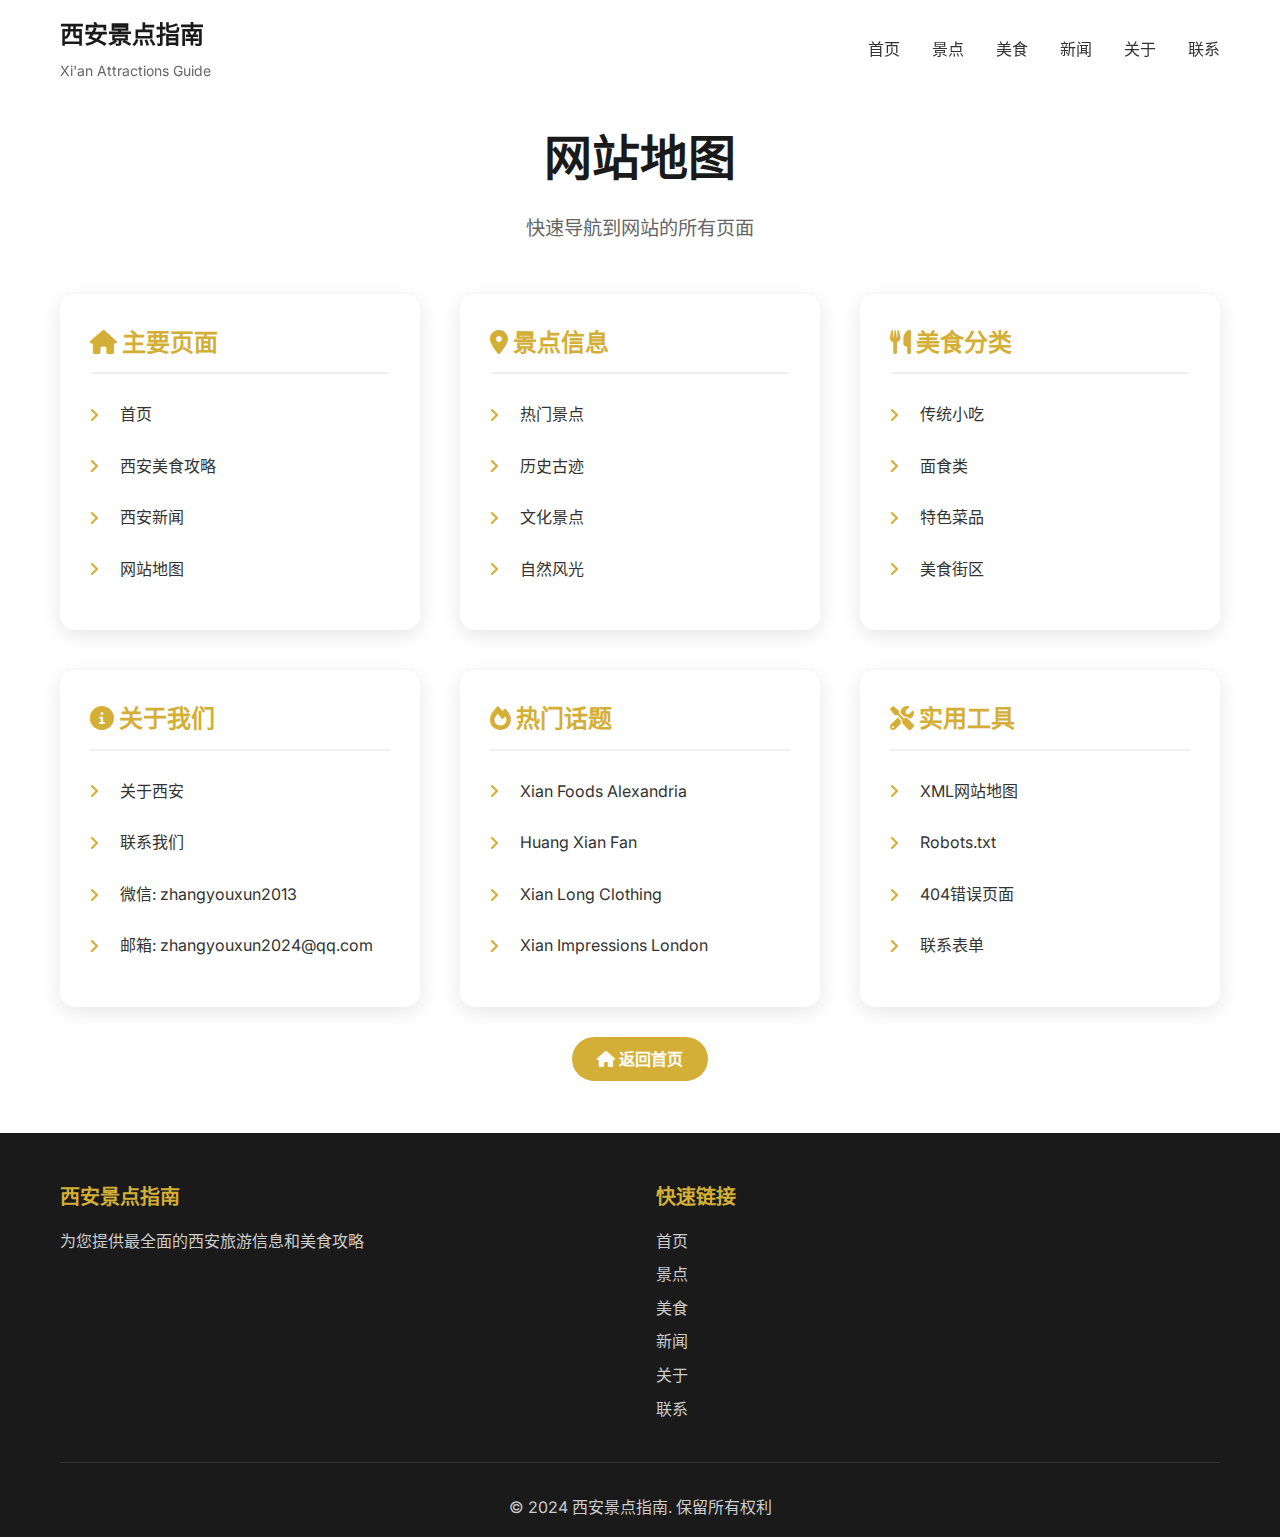
<file: sitemap.html>
<!DOCTYPE html>
<html lang="zh-CN">
<head>
    <meta charset="UTF-8">
    <meta name="viewport" content="width=device-width, initial-scale=1.0">
    <title>网站地图 - 西安景点指南</title>
    <link rel="stylesheet" href="styles.css">
    <link href="https://fonts.googleapis.com/css2?family=Inter:wght@300;400;500;600;700&display=swap" rel="stylesheet">
    <link rel="stylesheet" href="https://cdnjs.cloudflare.com/ajax/libs/font-awesome/6.0.0/css/all.min.css">
    <style>
        .sitemap-container {
            max-width: 1200px;
            margin: 0 auto;
            padding: 120px 20px 60px;
        }
        
        .sitemap-header {
            text-align: center;
            margin-bottom: 50px;
        }
        
        .sitemap-title {
            font-size: 3rem;
            font-weight: 700;
            color: #1a1a1a;
            margin-bottom: 1rem;
        }
        
        .sitemap-subtitle {
            font-size: 1.2rem;
            color: #666;
        }
        
        .sitemap-grid {
            display: grid;
            grid-template-columns: repeat(auto-fit, minmax(300px, 1fr));
            gap: 40px;
        }
        
        .sitemap-section {
            background: white;
            border-radius: 15px;
            padding: 30px;
            box-shadow: 0 5px 20px rgba(0,0,0,0.1);
        }
        
        .sitemap-section h2 {
            font-size: 1.5rem;
            color: #d4af37;
            margin-bottom: 20px;
            border-bottom: 2px solid #f0f0f0;
            padding-bottom: 10px;
        }
        
        .sitemap-links {
            list-style: none;
            padding: 0;
        }
        
        .sitemap-links li {
            margin-bottom: 10px;
        }
        
        .sitemap-links a {
            color: #333;
            text-decoration: none;
            display: flex;
            align-items: center;
            gap: 10px;
            padding: 8px 0;
            transition: color 0.3s ease;
        }
        
        .sitemap-links a:hover {
            color: #d4af37;
        }
        
        .sitemap-links i {
            color: #d4af37;
            width: 20px;
        }
        
        .back-home {
            text-align: center;
            margin-top: 40px;
        }
        
        .back-home a {
            background: #d4af37;
            color: white;
            padding: 12px 25px;
            border-radius: 25px;
            text-decoration: none;
            font-weight: 600;
            transition: background 0.3s ease;
        }
        
        .back-home a:hover {
            background: #c19b2e;
        }
    </style>
</head>
<body>
    <!-- Header -->
    <header class="header">
        <nav class="navbar">
            <div class="nav-container">
                <div class="nav-logo">
                    <h1>西安景点指南</h1>
                    <span class="subtitle">Xi'an Attractions Guide</span>
                </div>
                <div class="nav-menu">
                    <a href="index.html" class="nav-link">首页</a>
                    <a href="index.html#attractions" class="nav-link">景点</a>
                    <a href="food.html" class="nav-link">美食</a>
                    <a href="news.html" class="nav-link">新闻</a>
                    <a href="index.html#about" class="nav-link">关于</a>
                    <a href="index.html#contact" class="nav-link">联系</a>
                </div>
            </div>
        </nav>
    </header>

    <div class="sitemap-container">
        <div class="sitemap-header">
            <h1 class="sitemap-title">网站地图</h1>
            <p class="sitemap-subtitle">快速导航到网站的所有页面</p>
        </div>

        <div class="sitemap-grid">
            <div class="sitemap-section">
                <h2><i class="fas fa-home"></i> 主要页面</h2>
                <ul class="sitemap-links">
                    <li><a href="index.html"><i class="fas fa-angle-right"></i>首页</a></li>
                    <li><a href="food.html"><i class="fas fa-angle-right"></i>西安美食攻略</a></li>
                    <li><a href="news.html"><i class="fas fa-angle-right"></i>西安新闻</a></li>
                    <li><a href="sitemap.html"><i class="fas fa-angle-right"></i>网站地图</a></li>
                </ul>
            </div>

            <div class="sitemap-section">
                <h2><i class="fas fa-map-marker-alt"></i> 景点信息</h2>
                <ul class="sitemap-links">
                    <li><a href="index.html#attractions"><i class="fas fa-angle-right"></i>热门景点</a></li>
                    <li><a href="index.html#attractions"><i class="fas fa-angle-right"></i>历史古迹</a></li>
                    <li><a href="index.html#attractions"><i class="fas fa-angle-right"></i>文化景点</a></li>
                    <li><a href="index.html#attractions"><i class="fas fa-angle-right"></i>自然风光</a></li>
                </ul>
            </div>

            <div class="sitemap-section">
                <h2><i class="fas fa-utensils"></i> 美食分类</h2>
                <ul class="sitemap-links">
                    <li><a href="food.html"><i class="fas fa-angle-right"></i>传统小吃</a></li>
                    <li><a href="food.html"><i class="fas fa-angle-right"></i>面食类</a></li>
                    <li><a href="food.html"><i class="fas fa-angle-right"></i>特色菜品</a></li>
                    <li><a href="food.html"><i class="fas fa-angle-right"></i>美食街区</a></li>
                </ul>
            </div>

            <div class="sitemap-section">
                <h2><i class="fas fa-info-circle"></i> 关于我们</h2>
                <ul class="sitemap-links">
                    <li><a href="index.html#about"><i class="fas fa-angle-right"></i>关于西安</a></li>
                    <li><a href="index.html#contact"><i class="fas fa-angle-right"></i>联系我们</a></li>
                    <li><a href="index.html#contact"><i class="fas fa-angle-right"></i>微信: zhangyouxun2013</a></li>
                    <li><a href="index.html#contact"><i class="fas fa-angle-right"></i>邮箱: zhangyouxun2024@qq.com</a></li>
                </ul>
            </div>

            <div class="sitemap-section">
                <h2><i class="fas fa-fire"></i> 热门话题</h2>
                <ul class="sitemap-links">
                    <li><a href="news.html"><i class="fas fa-angle-right"></i>Xian Foods Alexandria</a></li>
                    <li><a href="news.html"><i class="fas fa-angle-right"></i>Huang Xian Fan</a></li>
                    <li><a href="news.html"><i class="fas fa-angle-right"></i>Xian Long Clothing</a></li>
                    <li><a href="news.html"><i class="fas fa-angle-right"></i>Xian Impressions London</a></li>
                </ul>
            </div>

            <div class="sitemap-section">
                <h2><i class="fas fa-tools"></i> 实用工具</h2>
                <ul class="sitemap-links">
                    <li><a href="sitemap.xml"><i class="fas fa-angle-right"></i>XML网站地图</a></li>
                    <li><a href="robots.txt"><i class="fas fa-angle-right"></i>Robots.txt</a></li>
                    <li><a href="404.html"><i class="fas fa-angle-right"></i>404错误页面</a></li>
                    <li><a href="index.html#contact"><i class="fas fa-angle-right"></i>联系表单</a></li>
                </ul>
            </div>
        </div>

        <div class="back-home">
            <a href="index.html">
                <i class="fas fa-home"></i>
                返回首页
            </a>
        </div>
    </div>

    <!-- Footer -->
    <footer class="footer">
        <div class="container">
            <div class="footer-content">
                <div class="footer-section">
                    <h3>西安景点指南</h3>
                    <p>为您提供最全面的西安旅游信息和美食攻略</p>
                </div>
                <div class="footer-section">
                    <h3>快速链接</h3>
                    <ul>
                        <li><a href="index.html">首页</a></li>
                        <li><a href="index.html#attractions">景点</a></li>
                        <li><a href="food.html">美食</a></li>
                        <li><a href="news.html">新闻</a></li>
                        <li><a href="index.html#about">关于</a></li>
                        <li><a href="index.html#contact">联系</a></li>
                    </ul>
                </div>
            </div>
            <div class="footer-bottom">
                <p>&copy; 2024 西安景点指南. 保留所有权利</p>
            </div>
        </div>
    </footer>
</body>
</html>
</file>
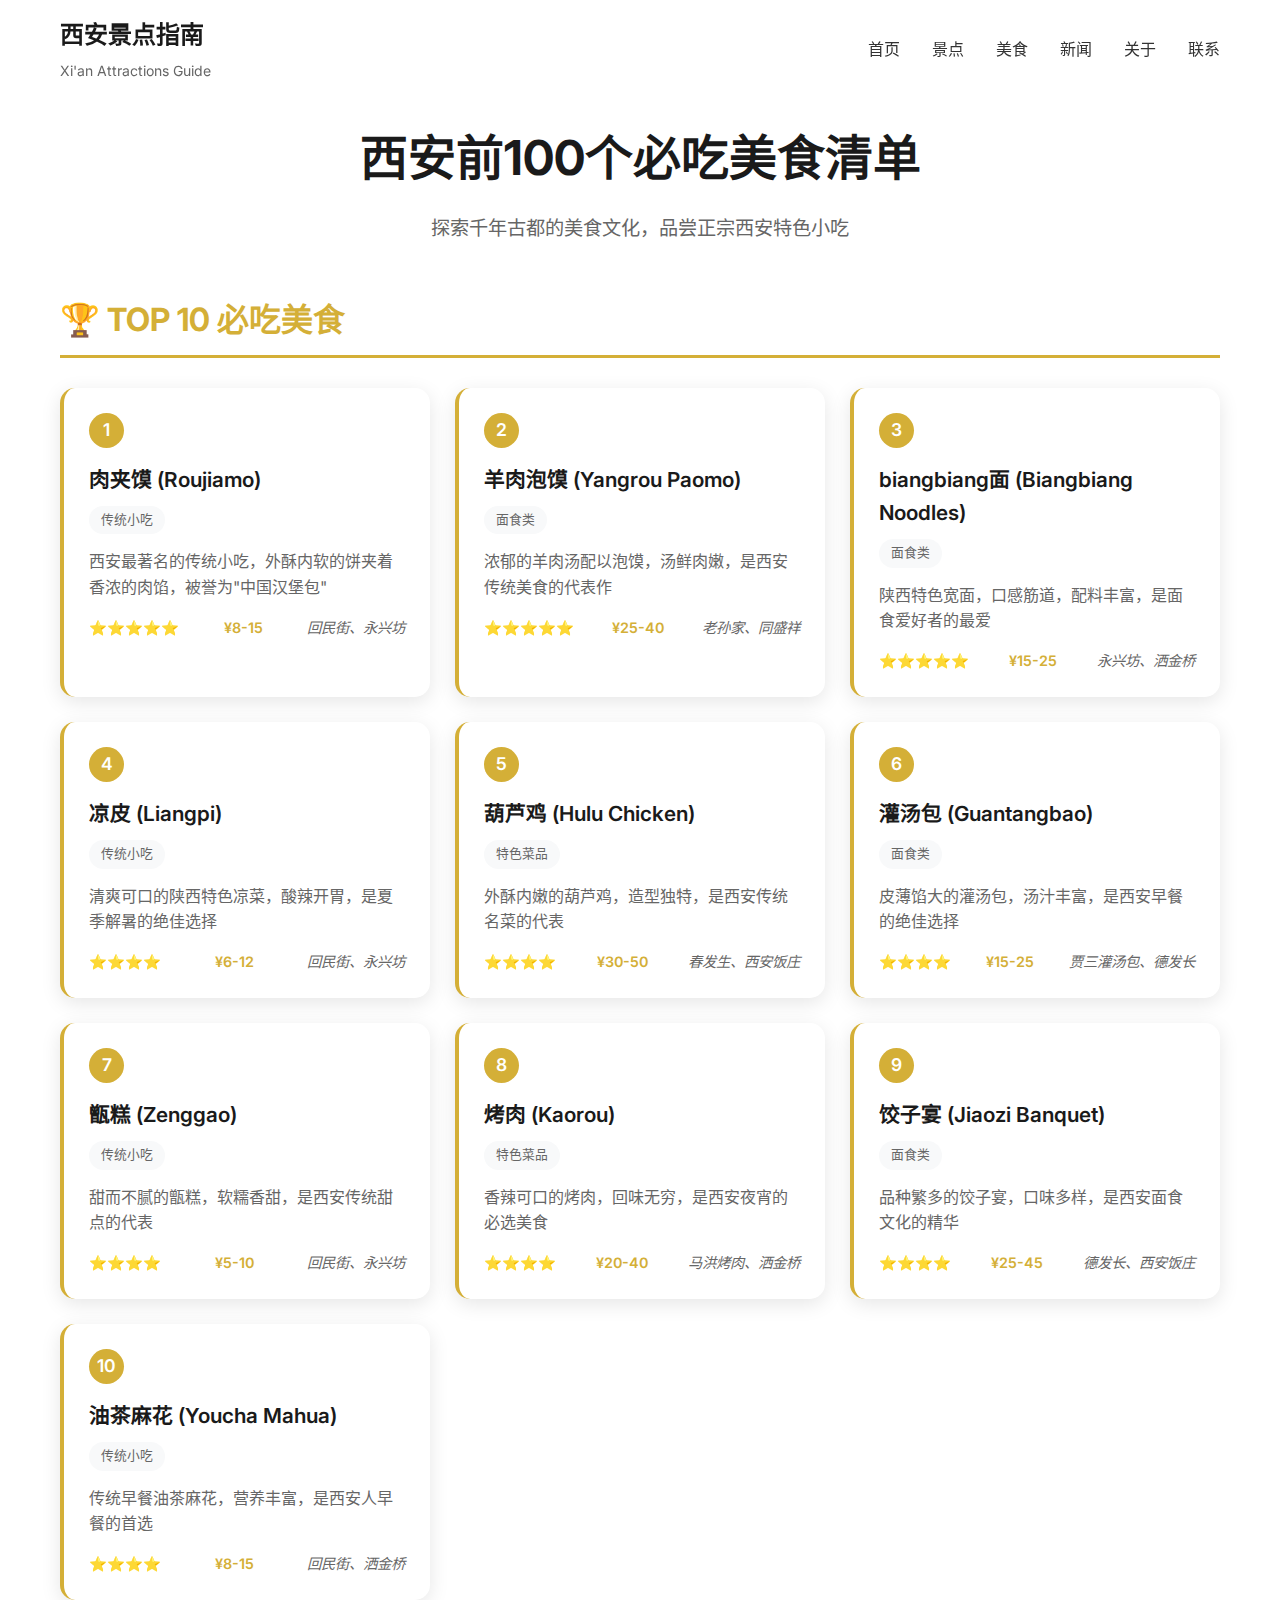
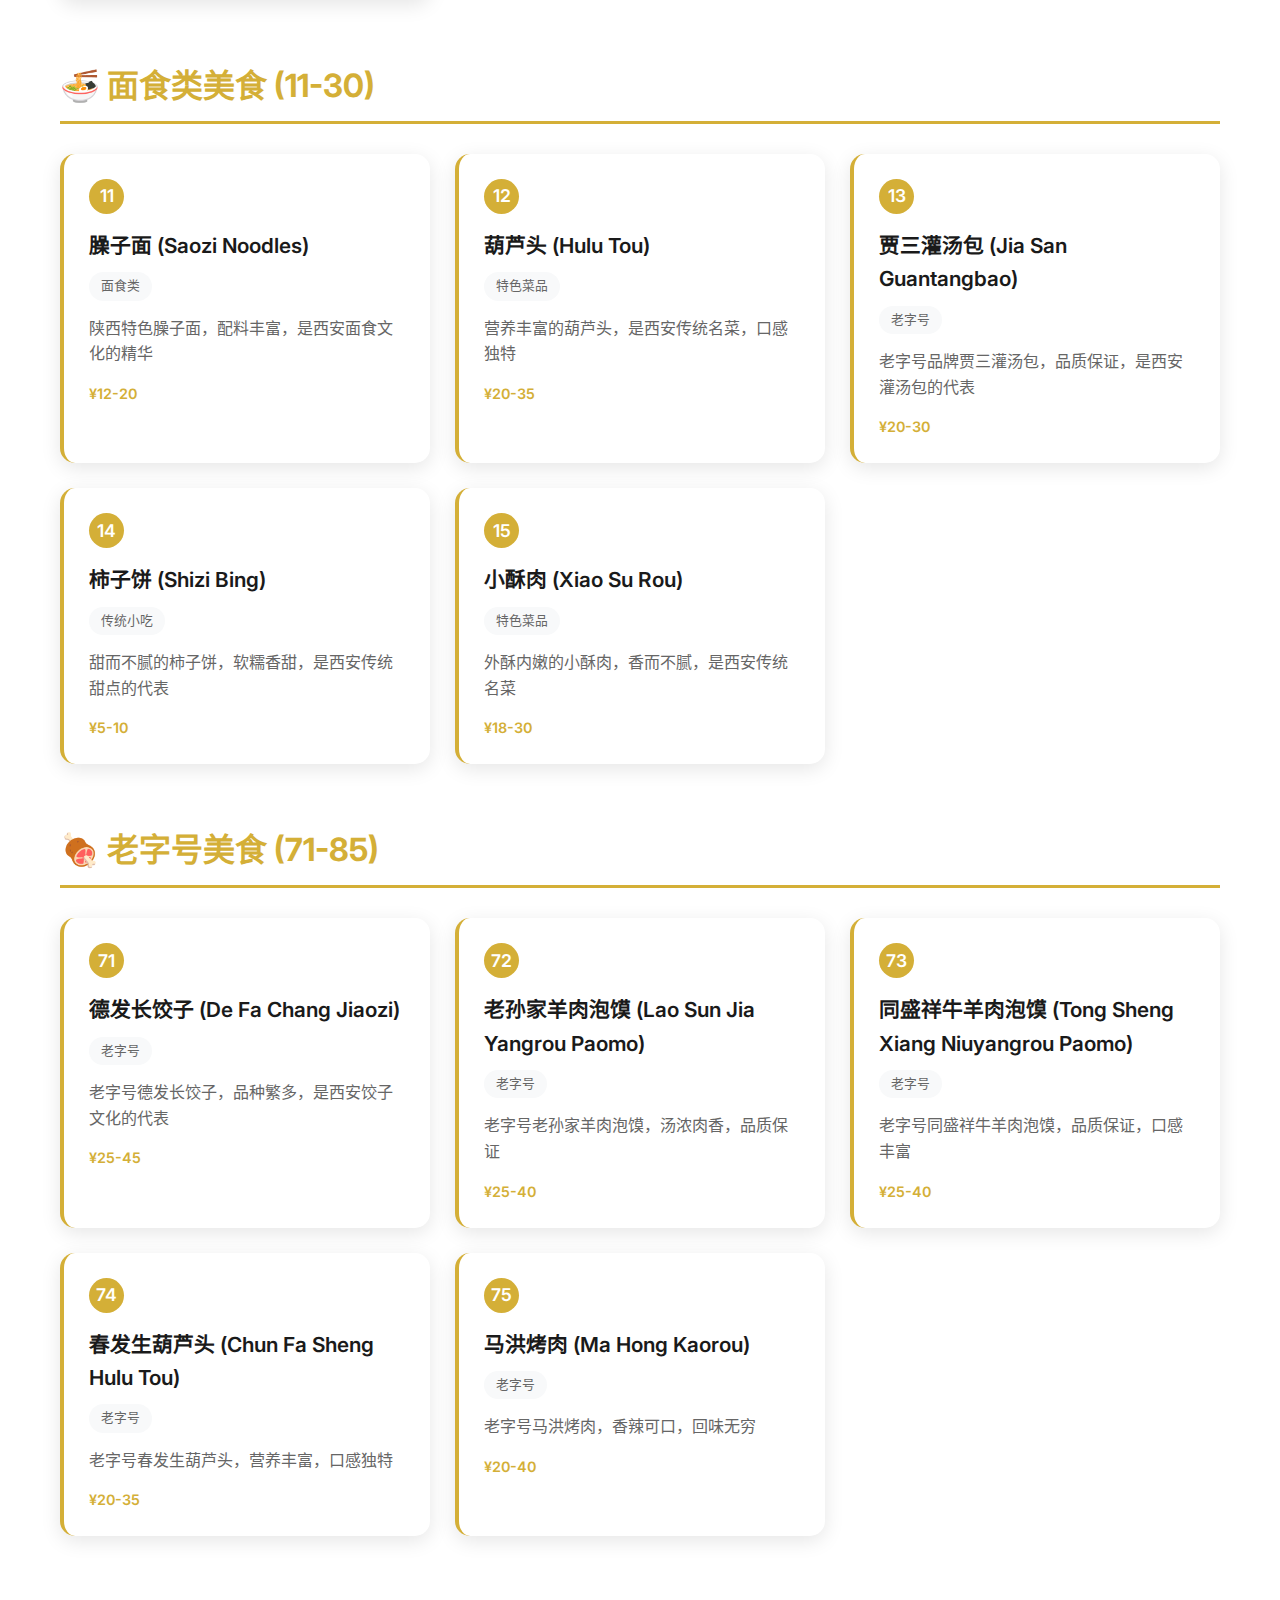
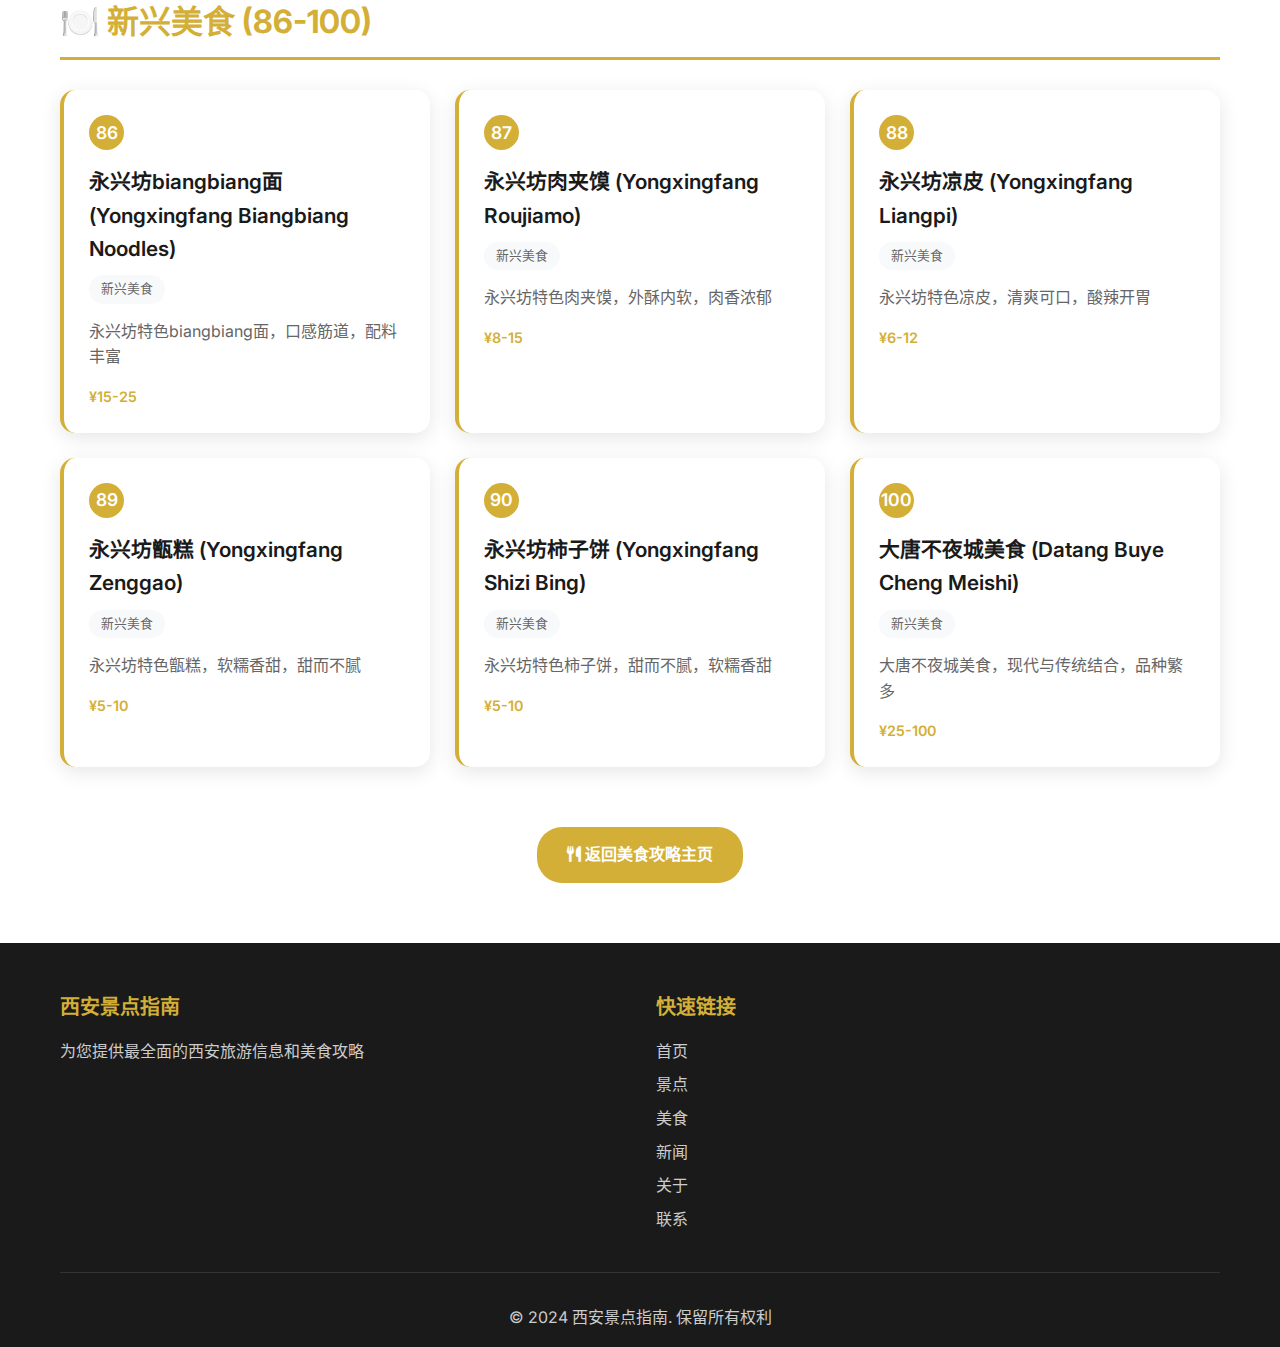
<file: xian-food-list.html>
<!DOCTYPE html>
<html lang="zh-CN">
<head>
    <meta charset="UTF-8">
    <meta name="viewport" content="width=device-width, initial-scale=1.0">
    
    <!-- SEO Meta Tags -->
    <title>西安前100个必吃美食清单 - 肉夹馍、羊肉泡馍、biangbiang面等完整攻略 | Xi'an Top 100 Foods</title>
    <meta name="description" content="西安前100个必吃美食完整清单：肉夹馍、羊肉泡馍、biangbiang面、凉皮、葫芦鸡、灌汤包等。包含价格、推荐指数、最佳地点和美食攻略。">
    <meta name="keywords" content="西安美食,西安小吃,西安必吃,西安美食清单,西安100个美食,肉夹馍,羊肉泡馍,biangbiang面,凉皮,葫芦鸡,灌汤包,西安美食攻略,西安美食地图">
    <meta name="author" content="西安景点指南">
    <meta name="robots" content="index, follow">
    
    <!-- Canonical URL -->
    <link rel="canonical" href="https://yourdomain.com/xian-food-list.html">
    
    <!-- Open Graph Meta Tags -->
    <meta property="og:title" content="西安前100个必吃美食清单 - 肉夹馍、羊肉泡馍、biangbiang面等完整攻略">
    <meta property="og:description" content="西安前100个必吃美食完整清单：肉夹馍、羊肉泡馍、biangbiang面、凉皮、葫芦鸡、灌汤包等。">
    <meta property="og:image" content="https://yourdomain.com/images/xian-food-list-og.jpg">
    <meta property="og:url" content="https://yourdomain.com/xian-food-list.html">
    <meta property="og:type" content="website">
    <meta property="og:locale" content="zh_CN">
    
    <!-- Twitter Card Meta Tags -->
    <meta name="twitter:card" content="summary_large_image">
    <meta name="twitter:title" content="西安前100个必吃美食清单 - 肉夹馍、羊肉泡馍、biangbiang面等完整攻略">
    <meta name="twitter:description" content="西安前100个必吃美食完整清单：肉夹馍、羊肉泡馍、biangbiang面、凉皮、葫芦鸡、灌汤包等。">
    <meta name="twitter:image" content="https://yourdomain.com/images/xian-food-list-twitter.jpg">
    
    <!-- Hreflang Tags -->
    <link rel="alternate" hreflang="zh-CN" href="https://yourdomain.com/xian-food-list.html">
    <link rel="alternate" hreflang="en" href="https://yourdomain.com/xian-food-list.html?lang=en">
    <link rel="alternate" hreflang="x-default" href="https://yourdomain.com/xian-food-list.html">
    
    <!-- Stylesheets -->
    <link rel="stylesheet" href="styles.css">
    <link href="https://fonts.googleapis.com/css2?family=Inter:wght@300;400;500;600;700&display=swap" rel="stylesheet">
    <link rel="stylesheet" href="https://cdnjs.cloudflare.com/ajax/libs/font-awesome/6.0.0/css/all.min.css">
    
    <!-- Structured Data -->
    <script type="application/ld+json">
    {
        "@context": "https://schema.org",
        "@type": "WebPage",
        "name": "西安前100个必吃美食清单",
        "description": "西安前100个必吃美食完整清单：肉夹馍、羊肉泡馍、biangbiang面、凉皮、葫芦鸡、灌汤包等。",
        "url": "https://yourdomain.com/xian-food-list.html",
        "mainEntity": {
            "@type": "ItemList",
            "name": "西安100个必吃美食",
            "description": "西安最著名的100个美食清单",
            "numberOfItems": 100,
            "itemListElement": [
                {
                    "@type": "ListItem",
                    "position": 1,
                    "item": {
                        "@type": "FoodEstablishment",
                        "name": "肉夹馍",
                        "description": "西安最著名的传统小吃，外酥内软的饼夹着香浓的肉馅"
                    }
                },
                {
                    "@type": "ListItem",
                    "position": 2,
                    "item": {
                        "@type": "FoodEstablishment",
                        "name": "羊肉泡馍",
                        "description": "浓郁的羊肉汤配以泡馍，汤鲜肉嫩"
                    }
                }
            ]
        }
    }
    </script>
    
    <style>
        .food-list-container {
            max-width: 1200px;
            margin: 0 auto;
            padding: 120px 20px 60px;
        }
        
        .food-list-header {
            text-align: center;
            margin-bottom: 50px;
        }
        
        .food-list-title {
            font-size: 3rem;
            font-weight: 700;
            color: #1a1a1a;
            margin-bottom: 1rem;
        }
        
        .food-list-subtitle {
            font-size: 1.2rem;
            color: #666;
            margin-bottom: 2rem;
        }
        
        .food-category {
            margin-bottom: 60px;
        }
        
        .category-title {
            font-size: 2rem;
            color: #d4af37;
            margin-bottom: 30px;
            border-bottom: 3px solid #d4af37;
            padding-bottom: 10px;
        }
        
        .food-grid {
            display: grid;
            grid-template-columns: repeat(auto-fit, minmax(350px, 1fr));
            gap: 25px;
        }
        
        .food-item {
            background: white;
            border-radius: 15px;
            padding: 25px;
            box-shadow: 0 5px 20px rgba(0,0,0,0.1);
            transition: transform 0.3s ease;
            border-left: 4px solid #d4af37;
        }
        
        .food-item:hover {
            transform: translateY(-5px);
        }
        
        .food-rank {
            background: #d4af37;
            color: white;
            width: 35px;
            height: 35px;
            border-radius: 50%;
            display: flex;
            align-items: center;
            justify-content: center;
            font-weight: 600;
            margin-bottom: 15px;
            font-size: 1.1rem;
        }
        
        .food-title {
            font-size: 1.3rem;
            font-weight: 600;
            color: #1a1a1a;
            margin-bottom: 10px;
        }
        
        .food-category-tag {
            background: #f8f9fa;
            color: #666;
            padding: 4px 12px;
            border-radius: 15px;
            font-size: 0.8rem;
            margin-bottom: 15px;
            display: inline-block;
        }
        
        .food-description {
            color: #666;
            line-height: 1.6;
            margin-bottom: 15px;
        }
        
        .food-info {
            display: flex;
            justify-content: space-between;
            align-items: center;
            font-size: 0.9rem;
            color: #999;
            flex-wrap: wrap;
            gap: 10px;
        }
        
        .food-price {
            color: #d4af37;
            font-weight: 600;
        }
        
        .food-rating {
            color: #ffa500;
        }
        
        .food-location {
            color: #666;
            font-style: italic;
        }
        
        .back-to-food {
            text-align: center;
            margin-top: 40px;
        }
        
        .back-to-food a {
            background: #d4af37;
            color: white;
            padding: 15px 30px;
            border-radius: 25px;
            text-decoration: none;
            font-weight: 600;
            transition: background 0.3s ease;
            display: inline-block;
        }
        
        .back-to-food a:hover {
            background: #c19b2e;
        }
        
        @media (max-width: 768px) {
            .food-list-title {
                font-size: 2.5rem;
            }
            
            .food-grid {
                grid-template-columns: 1fr;
            }
        }
    </style>
</head>
<body>
    <!-- Header -->
    <header class="header">
        <nav class="navbar">
            <div class="nav-container">
                <div class="nav-logo">
                    <h1>西安景点指南</h1>
                    <span class="subtitle">Xi'an Attractions Guide</span>
                </div>
                <div class="nav-menu">
                    <a href="index.html" class="nav-link">首页</a>
                    <a href="index.html#attractions" class="nav-link">景点</a>
                    <a href="food.html" class="nav-link">美食</a>
                    <a href="news.html" class="nav-link">新闻</a>
                    <a href="index.html#about" class="nav-link">关于</a>
                    <a href="index.html#contact" class="nav-link">联系</a>
                </div>
            </div>
        </nav>
    </header>

    <div class="food-list-container">
        <div class="food-list-header">
            <h1 class="food-list-title">西安前100个必吃美食清单</h1>
            <p class="food-list-subtitle">探索千年古都的美食文化，品尝正宗西安特色小吃</p>
        </div>

        <!-- TOP 10 必吃美食 -->
        <div class="food-category">
            <h2 class="category-title">🏆 TOP 10 必吃美食</h2>
            <div class="food-grid">
                <div class="food-item">
                    <div class="food-rank">1</div>
                    <h3 class="food-title">肉夹馍 (Roujiamo)</h3>
                    <span class="food-category-tag">传统小吃</span>
                    <p class="food-description">西安最著名的传统小吃，外酥内软的饼夹着香浓的肉馅，被誉为"中国汉堡包"</p>
                    <div class="food-info">
                        <span class="food-rating">⭐⭐⭐⭐⭐</span>
                        <span class="food-price">¥8-15</span>
                        <span class="food-location">回民街、永兴坊</span>
                    </div>
                </div>
                
                <div class="food-item">
                    <div class="food-rank">2</div>
                    <h3 class="food-title">羊肉泡馍 (Yangrou Paomo)</h3>
                    <span class="food-category-tag">面食类</span>
                    <p class="food-description">浓郁的羊肉汤配以泡馍，汤鲜肉嫩，是西安传统美食的代表作</p>
                    <div class="food-info">
                        <span class="food-rating">⭐⭐⭐⭐⭐</span>
                        <span class="food-price">¥25-40</span>
                        <span class="food-location">老孙家、同盛祥</span>
                    </div>
                </div>
                
                <div class="food-item">
                    <div class="food-rank">3</div>
                    <h3 class="food-title">biangbiang面 (Biangbiang Noodles)</h3>
                    <span class="food-category-tag">面食类</span>
                    <p class="food-description">陕西特色宽面，口感筋道，配料丰富，是面食爱好者的最爱</p>
                    <div class="food-info">
                        <span class="food-rating">⭐⭐⭐⭐⭐</span>
                        <span class="food-price">¥15-25</span>
                        <span class="food-location">永兴坊、洒金桥</span>
                    </div>
                </div>
                
                <div class="food-item">
                    <div class="food-rank">4</div>
                    <h3 class="food-title">凉皮 (Liangpi)</h3>
                    <span class="food-category-tag">传统小吃</span>
                    <p class="food-description">清爽可口的陕西特色凉菜，酸辣开胃，是夏季解暑的绝佳选择</p>
                    <div class="food-info">
                        <span class="food-rating">⭐⭐⭐⭐</span>
                        <span class="food-price">¥6-12</span>
                        <span class="food-location">回民街、永兴坊</span>
                    </div>
                </div>
                
                <div class="food-item">
                    <div class="food-rank">5</div>
                    <h3 class="food-title">葫芦鸡 (Hulu Chicken)</h3>
                    <span class="food-category-tag">特色菜品</span>
                    <p class="food-description">外酥内嫩的葫芦鸡，造型独特，是西安传统名菜的代表</p>
                    <div class="food-info">
                        <span class="food-rating">⭐⭐⭐⭐</span>
                        <span class="food-price">¥30-50</span>
                        <span class="food-location">春发生、西安饭庄</span>
                    </div>
                </div>
                
                <div class="food-item">
                    <div class="food-rank">6</div>
                    <h3 class="food-title">灌汤包 (Guantangbao)</h3>
                    <span class="food-category-tag">面食类</span>
                    <p class="food-description">皮薄馅大的灌汤包，汤汁丰富，是西安早餐的绝佳选择</p>
                    <div class="food-info">
                        <span class="food-rating">⭐⭐⭐⭐</span>
                        <span class="food-price">¥15-25</span>
                        <span class="food-location">贾三灌汤包、德发长</span>
                    </div>
                </div>
                
                <div class="food-item">
                    <div class="food-rank">7</div>
                    <h3 class="food-title">甑糕 (Zenggao)</h3>
                    <span class="food-category-tag">传统小吃</span>
                    <p class="food-description">甜而不腻的甑糕，软糯香甜，是西安传统甜点的代表</p>
                    <div class="food-info">
                        <span class="food-rating">⭐⭐⭐⭐</span>
                        <span class="food-price">¥5-10</span>
                        <span class="food-location">回民街、永兴坊</span>
                    </div>
                </div>
                
                <div class="food-item">
                    <div class="food-rank">8</div>
                    <h3 class="food-title">烤肉 (Kaorou)</h3>
                    <span class="food-category-tag">特色菜品</span>
                    <p class="food-description">香辣可口的烤肉，回味无穷，是西安夜宵的必选美食</p>
                    <div class="food-info">
                        <span class="food-rating">⭐⭐⭐⭐</span>
                        <span class="food-price">¥20-40</span>
                        <span class="food-location">马洪烤肉、洒金桥</span>
                    </div>
                </div>
                
                <div class="food-item">
                    <div class="food-rank">9</div>
                    <h3 class="food-title">饺子宴 (Jiaozi Banquet)</h3>
                    <span class="food-category-tag">面食类</span>
                    <p class="food-description">品种繁多的饺子宴，口味多样，是西安面食文化的精华</p>
                    <div class="food-info">
                        <span class="food-rating">⭐⭐⭐⭐</span>
                        <span class="food-price">¥25-45</span>
                        <span class="food-location">德发长、西安饭庄</span>
                    </div>
                </div>
                
                <div class="food-item">
                    <div class="food-rank">10</div>
                    <h3 class="food-title">油茶麻花 (Youcha Mahua)</h3>
                    <span class="food-category-tag">传统小吃</span>
                    <p class="food-description">传统早餐油茶麻花，营养丰富，是西安人早餐的首选</p>
                    <div class="food-info">
                        <span class="food-rating">⭐⭐⭐⭐</span>
                        <span class="food-price">¥8-15</span>
                        <span class="food-location">回民街、洒金桥</span>
                    </div>
                </div>
            </div>
        </div>

        <!-- 面食类美食 -->
        <div class="food-category">
            <h2 class="category-title">🍜 面食类美食 (11-30)</h2>
            <div class="food-grid">
                <div class="food-item">
                    <div class="food-rank">11</div>
                    <h3 class="food-title">臊子面 (Saozi Noodles)</h3>
                    <span class="food-category-tag">面食类</span>
                    <p class="food-description">陕西特色臊子面，配料丰富，是西安面食文化的精华</p>
                    <div class="food-info">
                        <span class="food-price">¥12-20</span>
                    </div>
                </div>
                
                <div class="food-item">
                    <div class="food-rank">12</div>
                    <h3 class="food-title">葫芦头 (Hulu Tou)</h3>
                    <span class="food-category-tag">特色菜品</span>
                    <p class="food-description">营养丰富的葫芦头，是西安传统名菜，口感独特</p>
                    <div class="food-info">
                        <span class="food-price">¥20-35</span>
                    </div>
                </div>
                
                <div class="food-item">
                    <div class="food-rank">13</div>
                    <h3 class="food-title">贾三灌汤包 (Jia San Guantangbao)</h3>
                    <span class="food-category-tag">老字号</span>
                    <p class="food-description">老字号品牌贾三灌汤包，品质保证，是西安灌汤包的代表</p>
                    <div class="food-info">
                        <span class="food-price">¥20-30</span>
                    </div>
                </div>
                
                <div class="food-item">
                    <div class="food-rank">14</div>
                    <h3 class="food-title">柿子饼 (Shizi Bing)</h3>
                    <span class="food-category-tag">传统小吃</span>
                    <p class="food-description">甜而不腻的柿子饼，软糯香甜，是西安传统甜点的代表</p>
                    <div class="food-info">
                        <span class="food-price">¥5-10</span>
                    </div>
                </div>
                
                <div class="food-item">
                    <div class="food-rank">15</div>
                    <h3 class="food-title">小酥肉 (Xiao Su Rou)</h3>
                    <span class="food-category-tag">特色菜品</span>
                    <p class="food-description">外酥内嫩的小酥肉，香而不腻，是西安传统名菜</p>
                    <div class="food-info">
                        <span class="food-price">¥18-30</span>
                    </div>
                </div>
            </div>
        </div>

        <!-- 老字号美食 -->
        <div class="food-category">
            <h2 class="category-title">🍖 老字号美食 (71-85)</h2>
            <div class="food-grid">
                <div class="food-item">
                    <div class="food-rank">71</div>
                    <h3 class="food-title">德发长饺子 (De Fa Chang Jiaozi)</h3>
                    <span class="food-category-tag">老字号</span>
                    <p class="food-description">老字号德发长饺子，品种繁多，是西安饺子文化的代表</p>
                    <div class="food-info">
                        <span class="food-price">¥25-45</span>
                    </div>
                </div>
                
                <div class="food-item">
                    <div class="food-rank">72</div>
                    <h3 class="food-title">老孙家羊肉泡馍 (Lao Sun Jia Yangrou Paomo)</h3>
                    <span class="food-category-tag">老字号</span>
                    <p class="food-description">老字号老孙家羊肉泡馍，汤浓肉香，品质保证</p>
                    <div class="food-info">
                        <span class="food-price">¥25-40</span>
                    </div>
                </div>
                
                <div class="food-item">
                    <div class="food-rank">73</div>
                    <h3 class="food-title">同盛祥牛羊肉泡馍 (Tong Sheng Xiang Niuyangrou Paomo)</h3>
                    <span class="food-category-tag">老字号</span>
                    <p class="food-description">老字号同盛祥牛羊肉泡馍，品质保证，口感丰富</p>
                    <div class="food-info">
                        <span class="food-price">¥25-40</span>
                    </div>
                </div>
                
                <div class="food-item">
                    <div class="food-rank">74</div>
                    <h3 class="food-title">春发生葫芦头 (Chun Fa Sheng Hulu Tou)</h3>
                    <span class="food-category-tag">老字号</span>
                    <p class="food-description">老字号春发生葫芦头，营养丰富，口感独特</p>
                    <div class="food-info">
                        <span class="food-price">¥20-35</span>
                    </div>
                </div>
                
                <div class="food-item">
                    <div class="food-rank">75</div>
                    <h3 class="food-title">马洪烤肉 (Ma Hong Kaorou)</h3>
                    <span class="food-category-tag">老字号</span>
                    <p class="food-description">老字号马洪烤肉，香辣可口，回味无穷</p>
                    <div class="food-info">
                        <span class="food-price">¥20-40</span>
                    </div>
                </div>
            </div>
        </div>

        <!-- 新兴美食 -->
        <div class="food-category">
            <h2 class="category-title">🍽️ 新兴美食 (86-100)</h2>
            <div class="food-grid">
                <div class="food-item">
                    <div class="food-rank">86</div>
                    <h3 class="food-title">永兴坊biangbiang面 (Yongxingfang Biangbiang Noodles)</h3>
                    <span class="food-category-tag">新兴美食</span>
                    <p class="food-description">永兴坊特色biangbiang面，口感筋道，配料丰富</p>
                    <div class="food-info">
                        <span class="food-price">¥15-25</span>
                    </div>
                </div>
                
                <div class="food-item">
                    <div class="food-rank">87</div>
                    <h3 class="food-title">永兴坊肉夹馍 (Yongxingfang Roujiamo)</h3>
                    <span class="food-category-tag">新兴美食</span>
                    <p class="food-description">永兴坊特色肉夹馍，外酥内软，肉香浓郁</p>
                    <div class="food-info">
                        <span class="food-price">¥8-15</span>
                    </div>
                </div>
                
                <div class="food-item">
                    <div class="food-rank">88</div>
                    <h3 class="food-title">永兴坊凉皮 (Yongxingfang Liangpi)</h3>
                    <span class="food-category-tag">新兴美食</span>
                    <p class="food-description">永兴坊特色凉皮，清爽可口，酸辣开胃</p>
                    <div class="food-info">
                        <span class="food-price">¥6-12</span>
                    </div>
                </div>
                
                <div class="food-item">
                    <div class="food-rank">89</div>
                    <h3 class="food-title">永兴坊甑糕 (Yongxingfang Zenggao)</h3>
                    <span class="food-category-tag">新兴美食</span>
                    <p class="food-description">永兴坊特色甑糕，软糯香甜，甜而不腻</p>
                    <div class="food-info">
                        <span class="food-price">¥5-10</span>
                    </div>
                </div>
                
                <div class="food-item">
                    <div class="food-rank">90</div>
                    <h3 class="food-title">永兴坊柿子饼 (Yongxingfang Shizi Bing)</h3>
                    <span class="food-category-tag">新兴美食</span>
                    <p class="food-description">永兴坊特色柿子饼，甜而不腻，软糯香甜</p>
                    <div class="food-info">
                        <span class="food-price">¥5-10</span>
                    </div>
                </div>
                
                <div class="food-item">
                    <div class="food-rank">100</div>
                    <h3 class="food-title">大唐不夜城美食 (Datang Buye Cheng Meishi)</h3>
                    <span class="food-category-tag">新兴美食</span>
                    <p class="food-description">大唐不夜城美食，现代与传统结合，品种繁多</p>
                    <div class="food-info">
                        <span class="food-price">¥25-100</span>
                    </div>
                </div>
            </div>
        </div>

        <div class="back-to-food">
            <a href="food.html">
                <i class="fas fa-utensils"></i>
                返回美食攻略主页
            </a>
        </div>
    </div>

    <!-- Footer -->
    <footer class="footer">
        <div class="container">
            <div class="footer-content">
                <div class="footer-section">
                    <h3>西安景点指南</h3>
                    <p>为您提供最全面的西安旅游信息和美食攻略</p>
                </div>
                <div class="footer-section">
                    <h3>快速链接</h3>
                    <ul>
                        <li><a href="index.html">首页</a></li>
                        <li><a href="index.html#attractions">景点</a></li>
                        <li><a href="food.html">美食</a></li>
                        <li><a href="news.html">新闻</a></li>
                        <li><a href="index.html#about">关于</a></li>
                        <li><a href="index.html#contact">联系</a></li>
                    </ul>
                </div>
            </div>
            <div class="footer-bottom">
                <p>&copy; 2024 西安景点指南. 保留所有权利</p>
            </div>
        </div>
    </footer>

    <script src="script.js"></script>
</body>
</html>
</file>
<file: styles.css>
/* Reset and Base Styles */
* {
    margin: 0;
    padding: 0;
    box-sizing: border-box;
}

body {
    font-family: 'Inter', -apple-system, BlinkMacSystemFont, 'Segoe UI', Roboto, sans-serif;
    line-height: 1.6;
    color: #333;
    overflow-x: hidden;
}

.container {
    max-width: 1200px;
    margin: 0 auto;
    padding: 0 20px;
}

/* Header Styles */
.header {
    position: fixed;
    top: 0;
    width: 100%;
    background: rgba(255, 255, 255, 0.95);
    backdrop-filter: blur(10px);
    z-index: 1000;
    transition: all 0.3s ease;
}

.navbar {
    padding: 1rem 0;
}

.nav-container {
    max-width: 1200px;
    margin: 0 auto;
    padding: 0 20px;
    display: flex;
    justify-content: space-between;
    align-items: center;
}

.nav-logo h1 {
    font-size: 1.5rem;
    font-weight: 700;
    color: #1a1a1a;
    margin-bottom: 0.25rem;
}

.subtitle {
    font-size: 0.875rem;
    color: #666;
    font-weight: 400;
}

.nav-menu {
    display: flex;
    align-items: center;
    gap: 2rem;
}

.nav-link {
    text-decoration: none;
    color: #333;
    font-weight: 500;
    transition: color 0.3s ease;
    position: relative;
}

.nav-link:hover {
    color: #d4af37;
}

.nav-link::after {
    content: '';
    position: absolute;
    bottom: -5px;
    left: 0;
    width: 0;
    height: 2px;
    background: #d4af37;
    transition: width 0.3s ease;
}

.nav-link:hover::after {
    width: 100%;
}

.language-toggle {
    background: #f8f9fa;
    border: 1px solid #e9ecef;
    padding: 0.5rem 1rem;
    border-radius: 25px;
    cursor: pointer;
    display: flex;
    align-items: center;
    gap: 0.5rem;
    font-weight: 500;
    transition: all 0.3s ease;
}

.language-toggle:hover {
    background: #e9ecef;
    transform: translateY(-2px);
}

.hamburger {
    display: none;
    flex-direction: column;
    cursor: pointer;
}

.hamburger span {
    width: 25px;
    height: 3px;
    background: #333;
    margin: 3px 0;
    transition: 0.3s;
}

/* Hero Section */
.hero {
    min-height: 100vh;
    display: flex;
    align-items: center;
    background: linear-gradient(135deg, #667eea 0%, #764ba2 100%);
    position: relative;
    overflow: hidden;
}

.hero::before {
    content: '';
    position: absolute;
    top: 0;
    left: 0;
    right: 0;
    bottom: 0;
    background: rgba(0, 0, 0, 0.3);
    z-index: 1;
}

.hero-content {
    position: relative;
    z-index: 2;
    max-width: 1200px;
    margin: 0 auto;
    padding: 0 20px;
    display: grid;
    grid-template-columns: 1fr 1fr;
    gap: 4rem;
    align-items: center;
}

.hero-title {
    font-size: 3.5rem;
    font-weight: 700;
    color: white;
    margin-bottom: 1.5rem;
    line-height: 1.2;
}

.hero-subtitle {
    font-size: 1.25rem;
    color: rgba(255, 255, 255, 0.9);
    margin-bottom: 2rem;
    line-height: 1.6;
}

.cta-button {
    display: inline-block;
    background: #d4af37;
    color: white;
    padding: 1rem 2rem;
    text-decoration: none;
    border-radius: 50px;
    font-weight: 600;
    font-size: 1.1rem;
    transition: all 0.3s ease;
    box-shadow: 0 4px 15px rgba(212, 175, 55, 0.3);
}

.cta-button:hover {
    background: #c19b2e;
    transform: translateY(-2px);
    box-shadow: 0 6px 20px rgba(212, 175, 55, 0.4);
}

.hero-image {
    position: relative;
}

.hero-image img {
    width: 100%;
    height: 400px;
    object-fit: cover;
    border-radius: 20px;
    box-shadow: 0 20px 40px rgba(0, 0, 0, 0.3);
}

/* Section Styles */
.section-title {
    font-size: 2.5rem;
    font-weight: 700;
    text-align: center;
    margin-bottom: 3rem;
    color: #1a1a1a;
    position: relative;
}

.section-title::after {
    content: '';
    position: absolute;
    bottom: -10px;
    left: 50%;
    transform: translateX(-50%);
    width: 60px;
    height: 4px;
    background: #d4af37;
    border-radius: 2px;
}

/* Attractions Section */
.attractions {
    padding: 5rem 0;
    background: #f8f9fa;
}

.filter-buttons {
    display: flex;
    justify-content: center;
    gap: 1rem;
    margin-bottom: 3rem;
    flex-wrap: wrap;
}

.filter-btn {
    background: white;
    border: 2px solid #e9ecef;
    padding: 0.75rem 1.5rem;
    border-radius: 25px;
    cursor: pointer;
    font-weight: 500;
    transition: all 0.3s ease;
}

.filter-btn.active,
.filter-btn:hover {
    background: #d4af37;
    color: white;
    border-color: #d4af37;
}

.attractions-grid {
    display: grid;
    grid-template-columns: repeat(auto-fit, minmax(350px, 1fr));
    gap: 2rem;
}

.attraction-card {
    background: white;
    border-radius: 20px;
    overflow: hidden;
    box-shadow: 0 10px 30px rgba(0, 0, 0, 0.1);
    transition: all 0.3s ease;
    cursor: pointer;
}

.attraction-card:hover {
    transform: translateY(-10px);
    box-shadow: 0 20px 40px rgba(0, 0, 0, 0.15);
}

.attraction-image {
    height: 250px;
    overflow: hidden;
}

.attraction-image img {
    width: 100%;
    height: 100%;
    object-fit: cover;
    transition: transform 0.3s ease;
}

.attraction-card:hover .attraction-image img {
    transform: scale(1.1);
}

.attraction-content {
    padding: 1.5rem;
}

.attraction-title {
    font-size: 1.5rem;
    font-weight: 600;
    margin-bottom: 0.5rem;
    color: #1a1a1a;
}

.attraction-category {
    display: inline-block;
    background: #e3f2fd;
    color: #1976d2;
    padding: 0.25rem 0.75rem;
    border-radius: 15px;
    font-size: 0.875rem;
    font-weight: 500;
    margin-bottom: 1rem;
}

.attraction-description {
    color: #666;
    line-height: 1.6;
    margin-bottom: 1rem;
}

.attraction-info {
    display: flex;
    justify-content: space-between;
    align-items: center;
    padding-top: 1rem;
    border-top: 1px solid #e9ecef;
}

.attraction-rating {
    display: flex;
    align-items: center;
    gap: 0.5rem;
}

.stars {
    color: #ffc107;
}

.attraction-price {
    font-weight: 600;
    color: #d4af37;
}

/* About Section */
.about {
    padding: 5rem 0;
    background: white;
}

.about-content {
    display: grid;
    grid-template-columns: 2fr 1fr;
    gap: 4rem;
    align-items: center;
}

.about-text p {
    font-size: 1.1rem;
    color: #666;
    margin-bottom: 1.5rem;
    line-height: 1.8;
}

.about-stats {
    display: grid;
    grid-template-columns: repeat(3, 1fr);
    gap: 2rem;
}

.stat-item {
    text-align: center;
    padding: 2rem;
    background: #f8f9fa;
    border-radius: 15px;
    transition: transform 0.3s ease;
}

.stat-item:hover {
    transform: translateY(-5px);
}

.stat-item h3 {
    font-size: 2.5rem;
    font-weight: 700;
    color: #d4af37;
    margin-bottom: 0.5rem;
}

.stat-item p {
    font-weight: 500;
    color: #666;
}

/* Contact Section */
.contact {
    padding: 5rem 0;
    background: #f8f9fa;
}

.contact-content {
    display: grid;
    grid-template-columns: 1fr 1fr;
    gap: 4rem;
}

.contact-info {
    display: flex;
    flex-direction: column;
    gap: 2rem;
}

.contact-item {
    display: flex;
    align-items: center;
    gap: 1rem;
    padding: 1.5rem;
    background: white;
    border-radius: 15px;
    box-shadow: 0 5px 15px rgba(0, 0, 0, 0.1);
}

.contact-item i {
    font-size: 1.5rem;
    color: #d4af37;
    width: 40px;
    text-align: center;
}

.contact-item h3 {
    font-weight: 600;
    margin-bottom: 0.25rem;
    color: #1a1a1a;
}

.contact-item p {
    color: #666;
}

.contact-form {
    background: white;
    padding: 2rem;
    border-radius: 20px;
    box-shadow: 0 10px 30px rgba(0, 0, 0, 0.1);
}

.form-group {
    position: relative;
    margin-bottom: 2rem;
}

.form-group input,
.form-group textarea {
    width: 100%;
    padding: 1rem;
    border: 2px solid #e9ecef;
    border-radius: 10px;
    font-size: 1rem;
    transition: border-color 0.3s ease;
    background: transparent;
}

.form-group input:focus,
.form-group textarea:focus {
    outline: none;
    border-color: #d4af37;
}

.form-group label {
    position: absolute;
    top: 1rem;
    left: 1rem;
    color: #999;
    transition: all 0.3s ease;
    pointer-events: none;
}

.form-group input:focus + label,
.form-group input:valid + label,
.form-group textarea:focus + label,
.form-group textarea:valid + label {
    top: -0.5rem;
    left: 0.75rem;
    font-size: 0.875rem;
    color: #d4af37;
    background: white;
    padding: 0 0.5rem;
}

.submit-btn {
    width: 100%;
    background: #d4af37;
    color: white;
    padding: 1rem;
    border: none;
    border-radius: 10px;
    font-size: 1.1rem;
    font-weight: 600;
    cursor: pointer;
    transition: all 0.3s ease;
}

.submit-btn:hover {
    background: #c19b2e;
    transform: translateY(-2px);
}

/* Footer */
.footer {
    background: #1a1a1a;
    color: white;
    padding: 3rem 0 1rem;
}

.footer-content {
    display: grid;
    grid-template-columns: repeat(auto-fit, minmax(250px, 1fr));
    gap: 2rem;
    margin-bottom: 2rem;
}

.footer-section h3 {
    font-size: 1.25rem;
    margin-bottom: 1rem;
    color: #d4af37;
}

.footer-section p {
    color: #ccc;
    line-height: 1.6;
}

.footer-section ul {
    list-style: none;
}

.footer-section ul li {
    margin-bottom: 0.5rem;
}

.footer-section ul li a {
    color: #ccc;
    text-decoration: none;
    transition: color 0.3s ease;
}

.footer-section ul li a:hover {
    color: #d4af37;
}

.social-links {
    display: flex;
    gap: 1rem;
}

.social-links a {
    display: inline-block;
    width: 40px;
    height: 40px;
    background: #333;
    color: white;
    text-align: center;
    line-height: 40px;
    border-radius: 50%;
    transition: all 0.3s ease;
}

.social-links a:hover {
    background: #d4af37;
    transform: translateY(-2px);
}

.footer-bottom {
    text-align: center;
    padding-top: 2rem;
    border-top: 1px solid #333;
    color: #ccc;
}

/* Modal Styles */
.modal {
    display: none;
    position: fixed;
    z-index: 2000;
    left: 0;
    top: 0;
    width: 100%;
    height: 100%;
    background-color: rgba(0, 0, 0, 0.5);
    backdrop-filter: blur(5px);
}

.modal-content {
    background-color: white;
    margin: 5% auto;
    padding: 2rem;
    border-radius: 20px;
    width: 90%;
    max-width: 600px;
    max-height: 80vh;
    overflow-y: auto;
    position: relative;
}

.close {
    position: absolute;
    right: 1rem;
    top: 1rem;
    font-size: 2rem;
    font-weight: bold;
    cursor: pointer;
    color: #999;
    transition: color 0.3s ease;
}

.close:hover {
    color: #333;
}

.modal-attraction-image {
    width: 100%;
    height: 300px;
    object-fit: cover;
    border-radius: 15px;
    margin-bottom: 1.5rem;
}

.modal-attraction-title {
    font-size: 2rem;
    font-weight: 700;
    margin-bottom: 1rem;
    color: #1a1a1a;
}

.modal-attraction-category {
    display: inline-block;
    background: #e3f2fd;
    color: #1976d2;
    padding: 0.5rem 1rem;
    border-radius: 20px;
    font-size: 0.875rem;
    font-weight: 500;
    margin-bottom: 1rem;
}

.modal-attraction-description {
    color: #666;
    line-height: 1.8;
    margin-bottom: 1.5rem;
}

.modal-attraction-details {
    background: #f8f9fa;
    padding: 1.5rem;
    border-radius: 15px;
    margin-bottom: 1.5rem;
}

.detail-item {
    display: flex;
    justify-content: space-between;
    margin-bottom: 0.75rem;
    padding-bottom: 0.75rem;
    border-bottom: 1px solid #e9ecef;
}

.detail-item:last-child {
    border-bottom: none;
    margin-bottom: 0;
}

.detail-label {
    font-weight: 600;
    color: #1a1a1a;
}

.detail-value {
    color: #666;
}

.modal-attraction-actions {
    display: flex;
    gap: 1rem;
    flex-wrap: wrap;
}

.action-btn {
    flex: 1;
    min-width: 120px;
    padding: 0.75rem 1rem;
    border: none;
    border-radius: 10px;
    font-weight: 500;
    cursor: pointer;
    transition: all 0.3s ease;
    text-decoration: none;
    text-align: center;
    display: inline-block;
}

.action-btn.primary {
    background: #d4af37;
    color: white;
}

.action-btn.secondary {
    background: #f8f9fa;
    color: #333;
    border: 1px solid #e9ecef;
}

.action-btn:hover {
    transform: translateY(-2px);
}

/* Responsive Design */
@media (max-width: 768px) {
    .nav-menu {
        position: fixed;
        left: -100%;
        top: 70px;
        flex-direction: column;
        background-color: white;
        width: 100%;
        text-align: center;
        transition: 0.3s;
        box-shadow: 0 10px 27px rgba(0, 0, 0, 0.05);
        padding: 2rem 0;
    }

    .nav-menu.active {
        left: 0;
    }

    .hamburger {
        display: flex;
    }

    .hamburger.active span:nth-child(2) {
        opacity: 0;
    }

    .hamburger.active span:nth-child(1) {
        transform: translateY(8px) rotate(45deg);
    }

    .hamburger.active span:nth-child(3) {
        transform: translateY(-8px) rotate(-45deg);
    }

    .hero-content {
        grid-template-columns: 1fr;
        text-align: center;
        gap: 2rem;
    }

    .hero-title {
        font-size: 2.5rem;
    }

    .hero-subtitle {
        font-size: 1.1rem;
    }

    .section-title {
        font-size: 2rem;
    }

    .attractions-grid {
        grid-template-columns: 1fr;
    }

    .about-content {
        grid-template-columns: 1fr;
        gap: 2rem;
    }

    .about-stats {
        grid-template-columns: 1fr;
    }

    .contact-content {
        grid-template-columns: 1fr;
        gap: 2rem;
    }

    .filter-buttons {
        flex-direction: column;
        align-items: center;
    }

    .filter-btn {
        width: 200px;
    }

    .modal-content {
        margin: 10% auto;
        width: 95%;
        padding: 1.5rem;
    }

    .modal-attraction-actions {
        flex-direction: column;
    }

    .action-btn {
        width: 100%;
    }
}

@media (max-width: 480px) {
    .container {
        padding: 0 15px;
    }

    .hero-title {
        font-size: 2rem;
    }

    .hero-subtitle {
        font-size: 1rem;
    }

    .section-title {
        font-size: 1.75rem;
    }

    .attraction-card {
        margin: 0 10px;
    }

    .contact-item {
        flex-direction: column;
        text-align: center;
    }
}

/* Animation Classes */
.fade-in {
    opacity: 0;
    transform: translateY(30px);
    transition: all 0.6s ease;
}

.fade-in.visible {
    opacity: 1;
    transform: translateY(0);
}

/* Loading Animation */
.loading {
    display: inline-block;
    width: 20px;
    height: 20px;
    border: 3px solid #f3f3f3;
    border-top: 3px solid #d4af37;
    border-radius: 50%;
    animation: spin 1s linear infinite;
}

@keyframes spin {
    0% { transform: rotate(0deg); }
    100% { transform: rotate(360deg); }
}
</file>
